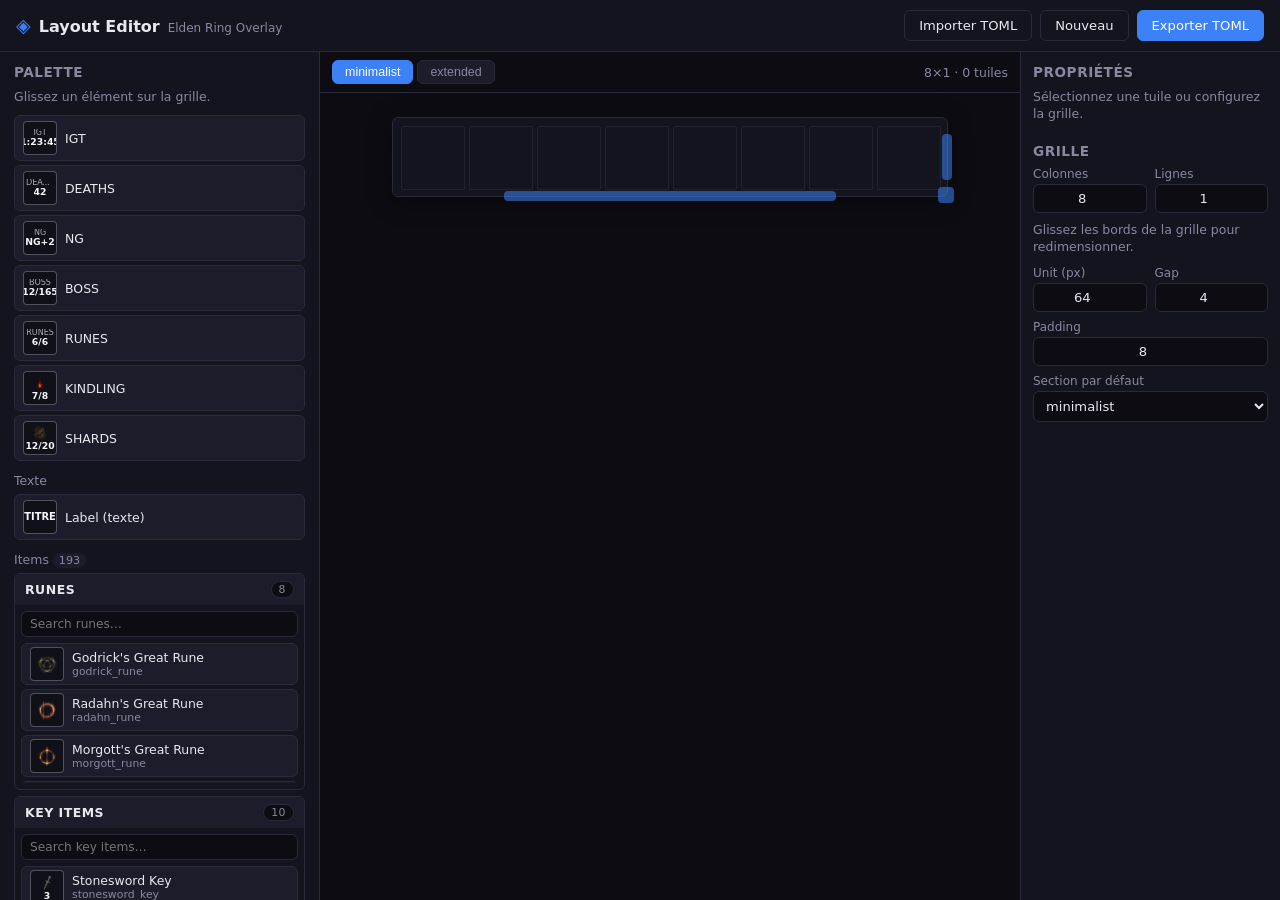
<file: tools/layout-editor/index.html>
<!DOCTYPE html>
<html lang="fr">
<head>
  <meta charset="UTF-8" />
  <meta name="viewport" content="width=device-width, initial-scale=1.0" />
  <title>ER Overlay — Layout Editor</title>
  <link rel="stylesheet" href="style.css" />
</head>
<body>
  <header class="topbar">
    <div class="brand">
      <span class="brand-icon">◈</span>
      <h1>Layout Editor</h1>
      <span class="brand-sub">Elden Ring Overlay</span>
    </div>
    <div class="topbar-actions">
      <label class="btn btn-ghost" for="import-file">
        Importer TOML
        <input id="import-file" type="file" accept=".toml" hidden />
      </label>
      <button id="btn-new" class="btn btn-ghost" type="button">Nouveau</button>
      <button id="btn-export" class="btn btn-primary" type="button">Exporter TOML</button>
    </div>
  </header>

  <div class="workspace">
    <aside class="panel panel-left">
      <section class="panel-block">
        <h2>Palette</h2>
        <p class="hint">Glissez un élément sur la grille.</p>
        <div id="palette-metrics" class="palette"></div>
        <h3 class="subhead">Texte</h3>
        <div id="palette-label" class="palette"></div>
        <h3 class="subhead">Items <span id="catalog-count" class="badge"></span></h3>
        <div id="palette-item-sections" class="item-sections"></div>
      </section>
    </aside>

    <main class="canvas-area">
      <div class="canvas-toolbar">
        <div class="section-tabs" id="section-tabs"></div>
        <div class="canvas-toolbar-spacer"></div>
        <span id="grid-info" class="muted"></span>
      </div>
      <div class="canvas-wrapper">
        <div id="grid-canvas" class="grid-canvas"></div>
      </div>
    </main>

    <aside class="panel panel-right">
      <section class="panel-block" id="props-empty">
        <h2>Propriétés</h2>
        <p class="hint">Sélectionnez une tuile ou configurez la grille.</p>
      </section>

      <section class="panel-block hidden" id="props-tile">
        <h2>Tuile</h2>
        <div class="field">
          <label>Type</label>
          <input id="prop-kind" class="input" type="text" readonly />
        </div>
        <div class="field" id="field-label">
          <label>Label</label>
          <input id="prop-label" class="input" type="text" />
        </div>
        <div class="field hidden" id="field-metric">
          <label>Métrique</label>
          <select id="prop-metric" class="input"></select>
        </div>
        <div class="field hidden" id="field-key">
          <label>Clé (key)</label>
          <input id="prop-key" class="input" type="text" />
        </div>
        <div class="field-row">
          <div class="field">
            <label>Col</label>
            <input id="prop-col" class="input input-num" type="number" min="0" />
          </div>
          <div class="field">
            <label>Row</label>
            <input id="prop-row" class="input input-num" type="number" min="0" />
          </div>
        </div>
        <div class="field-row">
          <div class="field">
            <label>w</label>
            <input id="prop-w" class="input input-num" type="number" min="1" />
          </div>
          <div class="field">
            <label>h</label>
            <input id="prop-h" class="input input-num" type="number" min="1" />
          </div>
        </div>
        <div class="field hidden" id="field-show-max">
          <label class="checkbox-label">
            <input id="prop-show-max" type="checkbox" />
            show_max
          </label>
        </div>
        <div class="field hidden" id="field-icon">
          <label>Icon (optionnel)</label>
          <input id="prop-icon" class="input" type="text" placeholder="kindling, scadutree…" />
        </div>
        <button id="btn-delete-tile" class="btn btn-danger btn-block" type="button">Supprimer</button>
      </section>

      <section class="panel-block">
        <h2>Grille</h2>
        <div class="field-row">
          <div class="field">
            <label>Colonnes</label>
            <input id="cfg-columns" class="input input-num" type="number" min="1" max="32" />
          </div>
          <div class="field">
            <label>Lignes</label>
            <input id="cfg-rows" class="input input-num" type="number" min="1" max="32" />
          </div>
        </div>
        <p class="hint">Glissez les bords de la grille pour redimensionner.</p>
        <div class="field-row">
          <div class="field">
            <label>Unit (px)</label>
            <input id="cfg-unit-size" class="input input-num" type="number" min="16" />
          </div>
          <div class="field">
            <label>Gap</label>
            <input id="cfg-gap" class="input input-num" type="number" min="0" />
          </div>
        </div>
        <div class="field">
          <label>Padding</label>
          <input id="cfg-padding" class="input input-num" type="number" min="0" />
        </div>
        <div class="field">
          <label>Section par défaut</label>
          <select id="cfg-default-section" class="input">
            <option value="minimalist">minimalist</option>
            <option value="extended">extended</option>
          </select>
        </div>
      </section>
    </aside>
  </div>

  <script src="catalog.js"></script>
  <script src="app.js"></script>
</body>
</html>
</file>
<file: tools/layout-editor/style.css>
:root {
  --bg: #0c0c12;
  --surface: #14141e;
  --surface-2: #1c1c2a;
  --border: #2a2a3a;
  --text: #e8e8f0;
  --muted: #8888a0;
  --accent: #3c82f6;
  --accent-hover: #5a9aff;
  --danger: #e05050;
  --tile-bg-color: rgba(12, 12, 18, 0.71);
  --tile-border-color: rgba(100, 100, 110, 0.78);
  --tile-border-complete: rgba(60, 200, 90, 1);
  --tile-label-color: rgb(170, 170, 180);
  --tile-value-color: rgb(245, 245, 250);
  --tile-selected: rgba(60, 130, 246, 0.9);
  --grid-line: rgba(60, 60, 80, 0.35);
  --radius: 6px;
  --font: "Segoe UI", system-ui, sans-serif;
}

*,
*::before,
*::after {
  box-sizing: border-box;
}

body {
  margin: 0;
  font-family: var(--font);
  background: var(--bg);
  color: var(--text);
  height: 100vh;
  display: flex;
  flex-direction: column;
  overflow: hidden;
}

.hidden {
  display: none !important;
}

/* ── Top bar ─────────────────────────────────────── */

.topbar {
  display: flex;
  align-items: center;
  justify-content: space-between;
  padding: 10px 16px;
  background: var(--surface);
  border-bottom: 1px solid var(--border);
  flex-shrink: 0;
}

.brand {
  display: flex;
  align-items: baseline;
  gap: 8px;
}

.brand-icon {
  color: var(--accent);
  font-size: 1.2rem;
}

.brand h1 {
  margin: 0;
  font-size: 1rem;
  font-weight: 600;
}

.brand-sub {
  font-size: 0.75rem;
  color: var(--muted);
}

.topbar-actions {
  display: flex;
  gap: 8px;
}

/* ── Buttons ─────────────────────────────────────── */

.btn {
  font-family: inherit;
  font-size: 0.82rem;
  padding: 7px 14px;
  border-radius: var(--radius);
  border: 1px solid var(--border);
  cursor: pointer;
  background: var(--surface-2);
  color: var(--text);
  transition: background 0.15s, border-color 0.15s;
}

.btn:hover {
  background: #252535;
}

.btn-primary {
  background: var(--accent);
  border-color: var(--accent);
  color: #fff;
}

.btn-primary:hover {
  background: var(--accent-hover);
}

.btn-ghost {
  background: transparent;
}

.btn-danger {
  background: transparent;
  border-color: var(--danger);
  color: var(--danger);
}

.btn-danger:hover {
  background: rgba(224, 80, 80, 0.12);
}

.btn-block {
  width: 100%;
  margin-top: 8px;
}

/* ── Layout ──────────────────────────────────────── */

.workspace {
  display: grid;
  grid-template-columns: 320px 1fr 260px;
  flex: 1;
  min-height: 0;
}

.panel {
  background: var(--surface);
  border-right: 1px solid var(--border);
  overflow-y: auto;
  overflow-x: hidden;
  padding: 12px;
  min-width: 0;
}

.panel-left {
  padding: 12px 14px;
}

.panel-right {
  border-right: none;
  border-left: 1px solid var(--border);
}

.panel-block {
  margin-bottom: 20px;
}

.panel-block h2 {
  margin: 0 0 8px;
  font-size: 0.85rem;
  font-weight: 600;
  text-transform: uppercase;
  letter-spacing: 0.04em;
  color: var(--muted);
}

.subhead {
  margin: 12px 0 6px;
  font-size: 0.78rem;
  color: var(--muted);
  font-weight: 500;
}

.hint {
  margin: 0 0 10px;
  font-size: 0.78rem;
  color: var(--muted);
  line-height: 1.4;
}

.muted {
  font-size: 0.78rem;
  color: var(--muted);
}

.badge {
  font-size: 0.7rem;
  background: var(--surface-2);
  padding: 1px 6px;
  border-radius: 10px;
  color: var(--muted);
}

/* ── Inputs ──────────────────────────────────────── */

.input {
  width: 100%;
  padding: 6px 8px;
  font-family: inherit;
  font-size: 0.82rem;
  background: var(--bg);
  border: 1px solid var(--border);
  border-radius: var(--radius);
  color: var(--text);
}

.input:focus {
  outline: none;
  border-color: var(--accent);
}

.input-num {
  text-align: center;
}

.field {
  margin-bottom: 8px;
}

.field label {
  display: block;
  font-size: 0.75rem;
  color: var(--muted);
  margin-bottom: 3px;
}

.field-row {
  display: grid;
  grid-template-columns: 1fr 1fr;
  gap: 8px;
}

.checkbox-label {
  display: flex;
  align-items: center;
  gap: 6px;
  font-size: 0.82rem;
  cursor: pointer;
}

/* ── Palette ─────────────────────────────────────── */

.palette {
  display: flex;
  flex-direction: column;
  gap: 4px;
}

.palette-scroll {
  max-height: 220px;
  overflow-y: auto;
}

.item-sections {
  display: flex;
  flex-direction: column;
  gap: 6px;
}

.item-section {
  border: 1px solid var(--border);
  border-radius: var(--radius);
  background: var(--surface);
  overflow: hidden;
}

.item-section-head {
  width: 100%;
  display: flex;
  align-items: center;
  justify-content: space-between;
  gap: 8px;
  padding: 7px 10px;
  border: 0;
  background: var(--surface-2);
  color: var(--text);
  font: inherit;
  font-size: 0.78rem;
  font-weight: 600;
  text-transform: uppercase;
  letter-spacing: 0.04em;
  cursor: pointer;
}

.item-section-head:hover {
  background: #242436;
}

.item-section-count {
  font-size: 0.68rem;
  font-weight: 500;
  color: var(--muted);
  background: var(--bg);
  border: 1px solid var(--border);
  border-radius: 999px;
  padding: 1px 7px;
}

.item-section-content {
  padding: 6px;
  display: flex;
  flex-direction: column;
  gap: 6px;
}

.item-section-search {
  font-size: 0.76rem;
  padding: 5px 8px;
}

.item-section-body {
  max-height: 140px;
}

.item-section.collapsed .item-section-content {
  display: none;
}

.palette-item {
  display: flex;
  align-items: center;
  gap: 8px;
  padding: 5px 8px;
  background: var(--surface-2);
  border: 1px solid var(--border);
  border-radius: var(--radius);
  font-size: 0.78rem;
  cursor: grab;
  user-select: none;
  transition: border-color 0.15s;
  min-height: 42px;
  max-width: 100%;
  overflow: hidden;
}

.palette-item:hover {
  border-color: var(--accent);
}

.palette-item:active {
  cursor: grabbing;
}

.palette-thumb {
  width: 34px;
  height: 34px;
  flex-shrink: 0;
  display: flex;
  flex-direction: column;
  align-items: center;
  justify-content: center;
  background: var(--tile-bg-color);
  border: 1.5px solid var(--tile-border-color);
  border-radius: 4px;
  overflow: hidden;
  padding: 2px;
}

.palette-thumb img {
  width: 88%;
  height: 88%;
  object-fit: contain;
  image-rendering: auto;
}

.palette-thumb-text {
  font-size: 0.5rem;
  color: var(--tile-label-color);
  text-transform: uppercase;
  line-height: 1;
  text-align: center;
  max-width: 100%;
  overflow: hidden;
  text-overflow: ellipsis;
  white-space: nowrap;
}

.palette-thumb-value {
  font-size: 0.58rem;
  font-weight: 600;
  color: var(--tile-value-color);
  line-height: 1.1;
}

.palette-meta {
  flex: 1;
  min-width: 0;
}

.palette-title {
  font-size: 0.78rem;
  overflow: hidden;
  text-overflow: ellipsis;
  white-space: nowrap;
}

.palette-item .pi-key {
  color: var(--muted);
  font-size: 0.68rem;
  overflow: hidden;
  text-overflow: ellipsis;
  white-space: nowrap;
}

.item-sections,
.item-section,
.item-section-body,
.palette {
  min-width: 0;
}

/* ── Canvas ──────────────────────────────────────── */

.canvas-area {
  display: flex;
  flex-direction: column;
  min-width: 0;
  background: var(--bg);
}

.canvas-toolbar {
  display: flex;
  align-items: center;
  gap: 8px;
  padding: 8px 12px;
  border-bottom: 1px solid var(--border);
  flex-shrink: 0;
}

.canvas-toolbar-spacer {
  flex: 1;
}

.section-tabs {
  display: flex;
  gap: 4px;
}

.section-tab {
  padding: 4px 12px;
  font-size: 0.78rem;
  background: var(--surface-2);
  border: 1px solid var(--border);
  border-radius: var(--radius);
  color: var(--muted);
  cursor: pointer;
}

.section-tab.active {
  background: var(--accent);
  border-color: var(--accent);
  color: #fff;
}

.canvas-wrapper {
  flex: 1;
  overflow: auto;
  padding: 24px;
  display: flex;
  justify-content: center;
  align-items: flex-start;
}

.grid-canvas {
  position: relative;
  background: var(--surface);
  border: 1px solid var(--border);
  border-radius: var(--radius);
  box-shadow: 0 4px 24px rgba(0, 0, 0, 0.4);
}

.grid-canvas.drag-over {
  outline: 2px dashed var(--accent);
  outline-offset: 2px;
}

.grid-canvas--resizing {
  outline: 2px solid var(--accent);
  outline-offset: 1px;
}

.grid-resize-handle {
  position: absolute;
  z-index: 5;
  background: var(--accent);
  opacity: 0.55;
  transition: opacity 0.15s;
}

.grid-resize-handle:hover {
  opacity: 0.95;
}

.grid-resize-e {
  right: -5px;
  top: 20%;
  width: 10px;
  height: 60%;
  cursor: ew-resize;
  border-radius: 4px;
}

.grid-resize-s {
  left: 20%;
  bottom: -5px;
  width: 60%;
  height: 10px;
  cursor: ns-resize;
  border-radius: 4px;
}

.grid-resize-se {
  right: -7px;
  bottom: -7px;
  width: 16px;
  height: 16px;
  cursor: nwse-resize;
  border-radius: 4px;
}

.grid-bg {
  position: absolute;
  inset: 0;
  pointer-events: none;
}

.grid-cell {
  position: absolute;
  border: 1px solid var(--grid-line);
  border-radius: 2px;
}

/* ── Tiles ───────────────────────────────────────── */

.tile {
  position: absolute;
  background: var(--tile-bg-color);
  border: 1.5px solid var(--tile-border-color);
  border-radius: var(--radius);
  cursor: grab;
  overflow: hidden;
  user-select: none;
  transition: border-color 0.1s, box-shadow 0.1s;
  z-index: 1;
}

.tile.tile--complete {
  border-color: var(--tile-border-complete);
}

.tile:hover {
  border-color: rgba(140, 140, 160, 0.9);
}

.tile.selected {
  border-color: var(--tile-selected);
  box-shadow: 0 0 0 1px var(--tile-selected);
  z-index: 2;
}

.tile.tile--resizing {
  cursor: nwse-resize;
  z-index: 3;
}

.tile.overlap {
  border-color: var(--danger);
}

.tile-body {
  display: flex;
  flex-direction: column;
  align-items: center;
  justify-content: center;
  width: 100%;
  height: 100%;
  padding: 6% 8%;
  pointer-events: none;
  text-align: center;
}

.tile-icon {
  object-fit: contain;
  flex-shrink: 0;
  display: block;
}

.tile-icon--metric {
  width: 38%;
  max-height: 38%;
  margin-bottom: 4%;
}

.tile-icon--item {
  width: 78%;
  max-height: 78%;
}

.tile-icon--item-countable {
  width: 58%;
  max-height: 58%;
  margin-top: 2%;
}

.tile-icon--missing {
  opacity: 0.25;
  filter: grayscale(1);
}

.tile-label {
  color: var(--tile-label-color);
  text-transform: uppercase;
  letter-spacing: 0.03em;
  line-height: 1.15;
  max-width: 100%;
  white-space: nowrap;
  overflow: hidden;
  text-overflow: ellipsis;
}

.tile-value {
  color: var(--tile-value-color);
  font-weight: 600;
  line-height: 1.1;
  max-width: 100%;
  white-space: nowrap;
  overflow: hidden;
  text-overflow: ellipsis;
}

.tile-value--solo {
  text-transform: none;
  letter-spacing: normal;
}

.tile-count {
  margin-top: auto;
  padding-top: 2%;
}

.resize-handle {
  position: absolute;
  right: 0;
  bottom: 0;
  width: 18px;
  height: 18px;
  cursor: nwse-resize;
  background: var(--accent);
  border-radius: 2px 0 var(--radius) 0;
  opacity: 0.85;
  z-index: 2;
}

.resize-zone {
  position: absolute;
  right: 0;
  bottom: 0;
  width: 28%;
  height: 28%;
  min-width: 20px;
  min-height: 20px;
  max-width: 48px;
  max-height: 48px;
  cursor: nwse-resize;
  z-index: 1;
}
</file>
